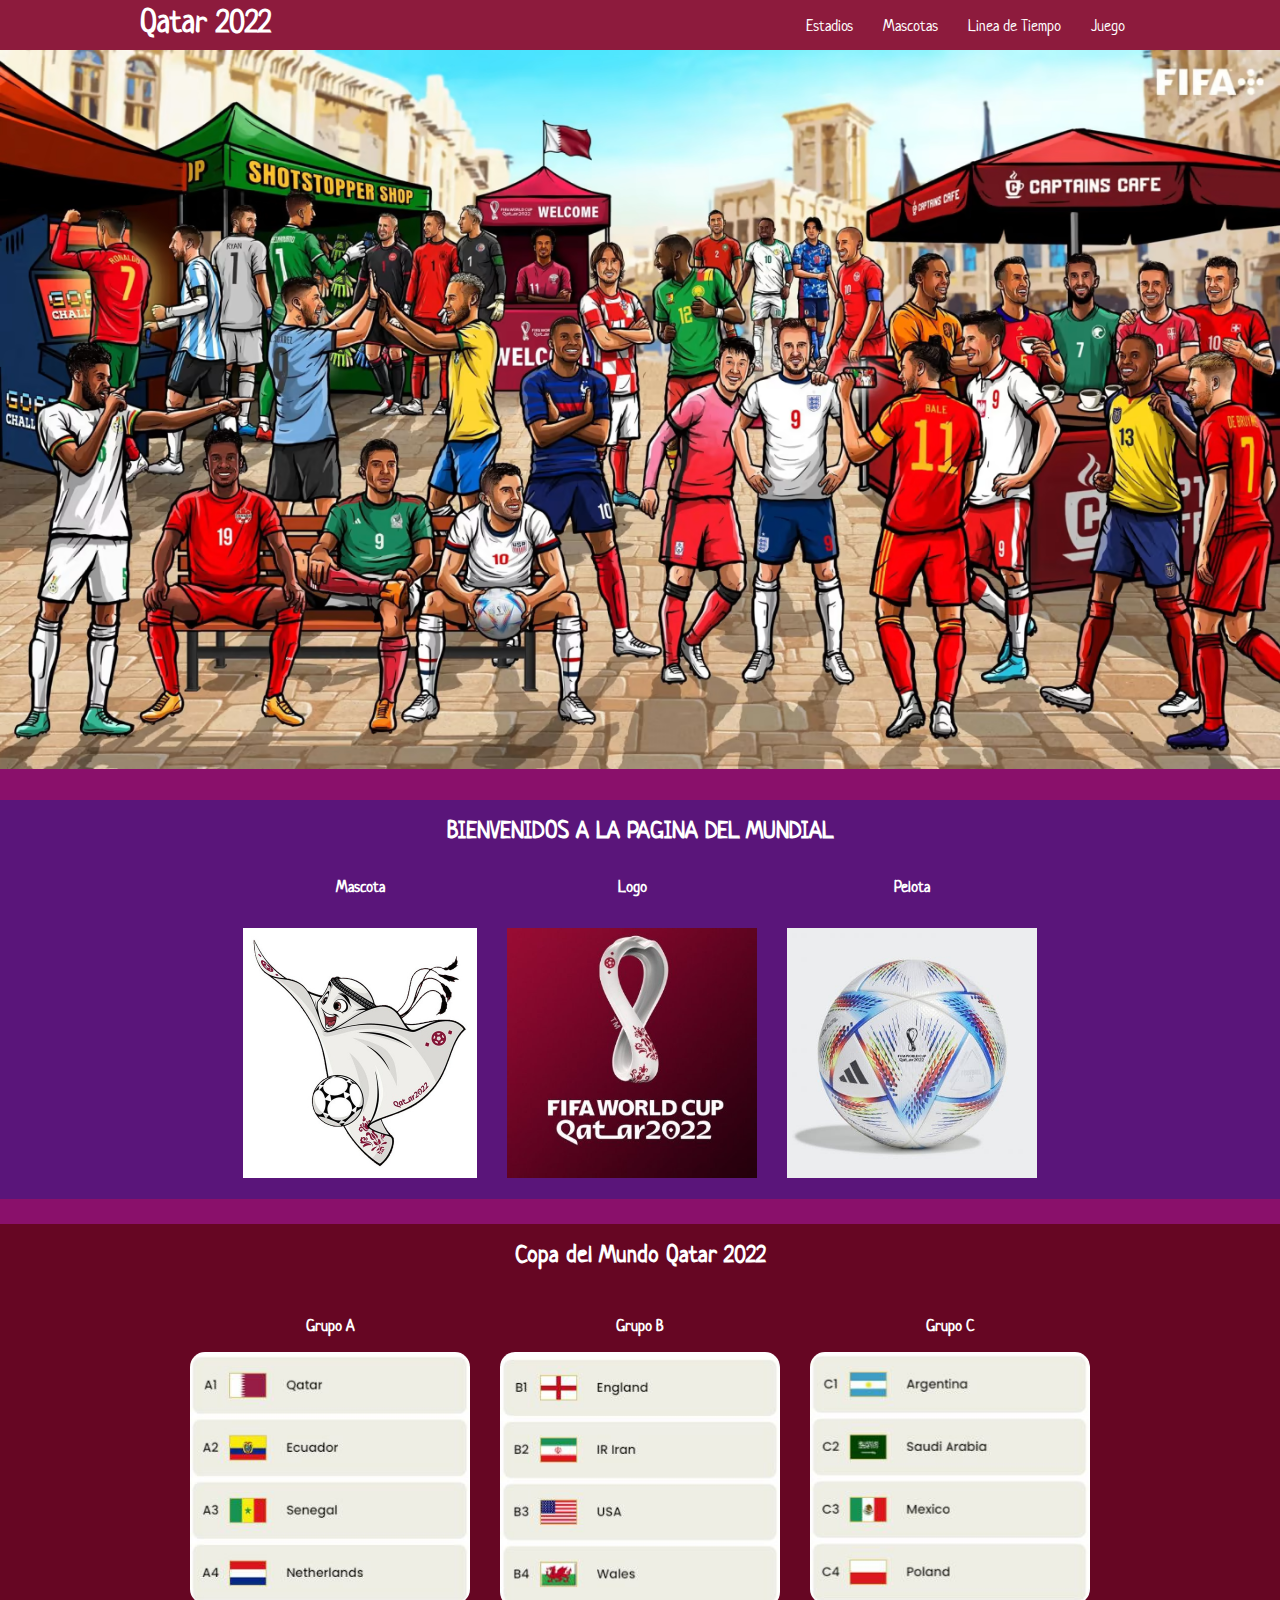
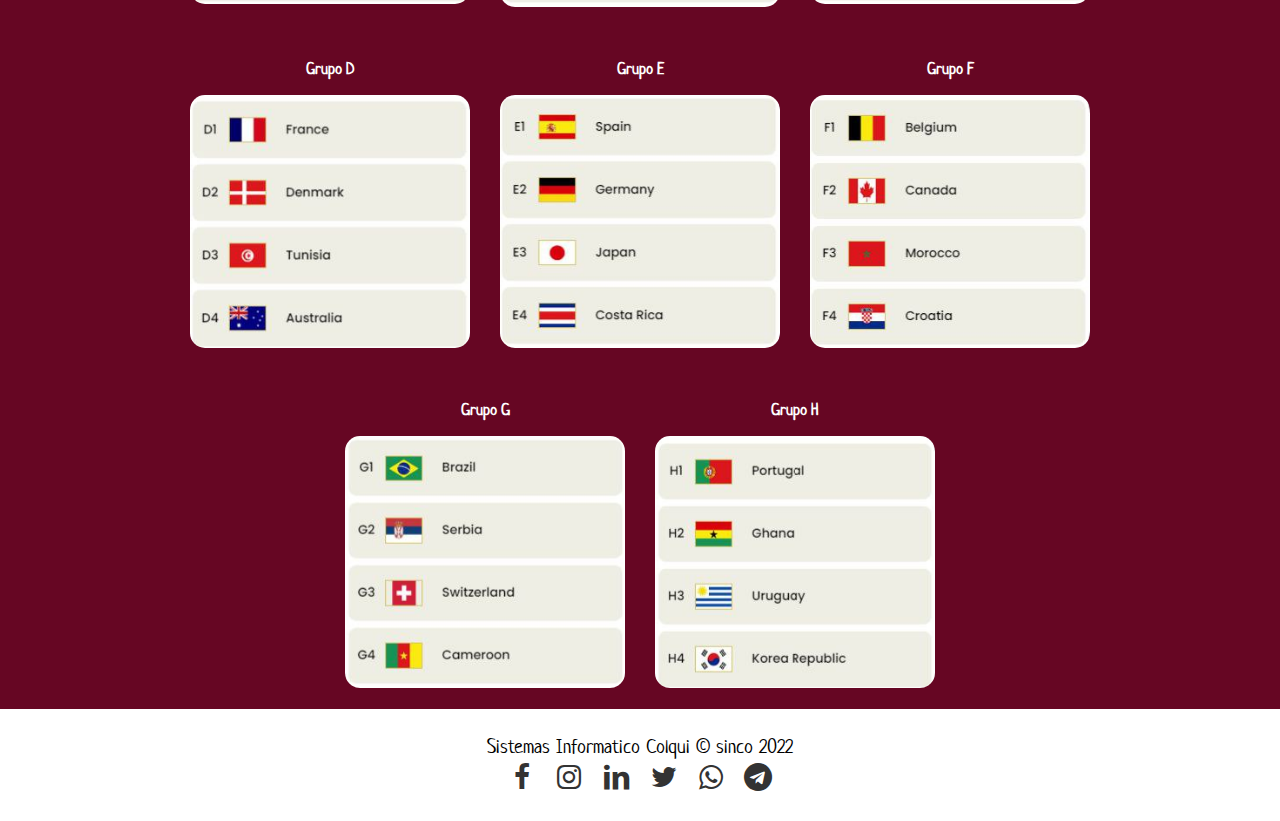
<file: index.html>
<!DOCTYPE html>
<html lang="en">
<head>
    <meta charset="UTF-8">
    <meta http-equiv="X-UA-Compatible" content="IE=edge">
    <meta name="viewport" content="width=device-width, initial-scale=1.0">
    <link rel="stylesheet" href="css/fontello.css">
    <link rel="stylesheet" href="css/estilo.css">
    <title>FIFA WORLD CUP</title>
</head>
<body>
    <header>
        <div class="contenedor">
            <h1 class="">Qatar 2022</h1>
            <input type="checkbox" id="menu-bar">
            <label class="icon-menu" for="menu-bar"></label>

            <nav class="menu">
                <a href="estadio.html">Estadios</a>
                <a href="mascota.html">Mascotas</a>
                <a href="tiempo.html">Linea de Tiempo</a>
                <a href="juego.html">Juego</a>
            </nav>
        </div>

    </header>

    <main>
        <section id="banner">
            <img src="img/Qatar-2022-s-32-teams-graphic.avif">
            <div class="contenedor">
            </div>
        </section>

        <section id="Bienvenidos">
            <h2>BIENVENIDOS A LA PAGINA DEL MUNDIAL</h2>
            

            <div class="contenedorr">
                <article>
                    <h4>Mascota</h4>
                    <img src="img/mascota.jpg" width="280px" height="280px">
                </article>
                <article>
                    <h4>Logo</h4>
                    <img src="img/logo.jpg" width="280px" height="280px">
                </article>
                <article>
                    <h4>Pelota</h4>
                    <img src="img/pelota.jpg" width="280px" height="280px" >
                </article>
            </div>

        </section>

        <section id="blog">
            <h2>Copa del Mundo Qatar 2022</h2>
            <div class="contenedor">
                <article>
                    <h4>Grupo A</h4>
                    <img src="img/Ga.jpg" >
                </article>
                <article>
                    <h4>Grupo B</h4>
                    <img src="img/Gb.jpg" >
                </article>
                <article>
                    <h4>Grupo C</h4>
                    <img src="img/Gc.jpg" >
                </article>
                <article>
                    <h4>Grupo D</h4>
                    <img src="img/Gd.jpg" >
                </article>
                <article>
                    <h4>Grupo E</h4>
                    <img src="img/Ge.jpg" >
                </article>
                <article>
                    <h4>Grupo F</h4>
                    <img src="img/Gf.jpg" >
                </article>
                <article>
                    <h4>Grupo G</h4>
                    <img src="img/Gg.jpg" >
                </article>
                <article>
                    <h4>Grupo H</h4>
                    <img src="img/Gh.jpg" >
                </article>
            </div>
        </section>

    </main>

    <footer>
        <div class="contenedor">
            <p class="copy"> Sistemas Informatico Colqui &copy; sinco 2022</p>
            <div class="sociales">
                <a class="icon-facebook" href="https://www.facebook.com/maxi.Linkinpark" target="_blank" ></a>
                <a class="icon-instagram" href="https://www.instagram.com/maxi_colqui/?hl=es-la" target="_blank"></a>
                <a class="icon-linkedin" href="https://www.linkedin.com/in/arturo-maximiliano-colqui-85374623a/" target="_blank"></a>
                <a class="icon-twitter" href="https://twitter.com/colqui_maxi" target="_blank"></a>
                <a class="icon-whatsapp" href="https://api.whatsapp.com/send/?phone=5493885136144&text=hola+como+estas.&type=phone_number&app_absent=0" target="_blank"></a>
                <a class="icon-telegram" href="https://t.me/MaxiColqui" target="_blank"></a>
            </div>
        </div>
    </footer>

</body>
</html>
</file>
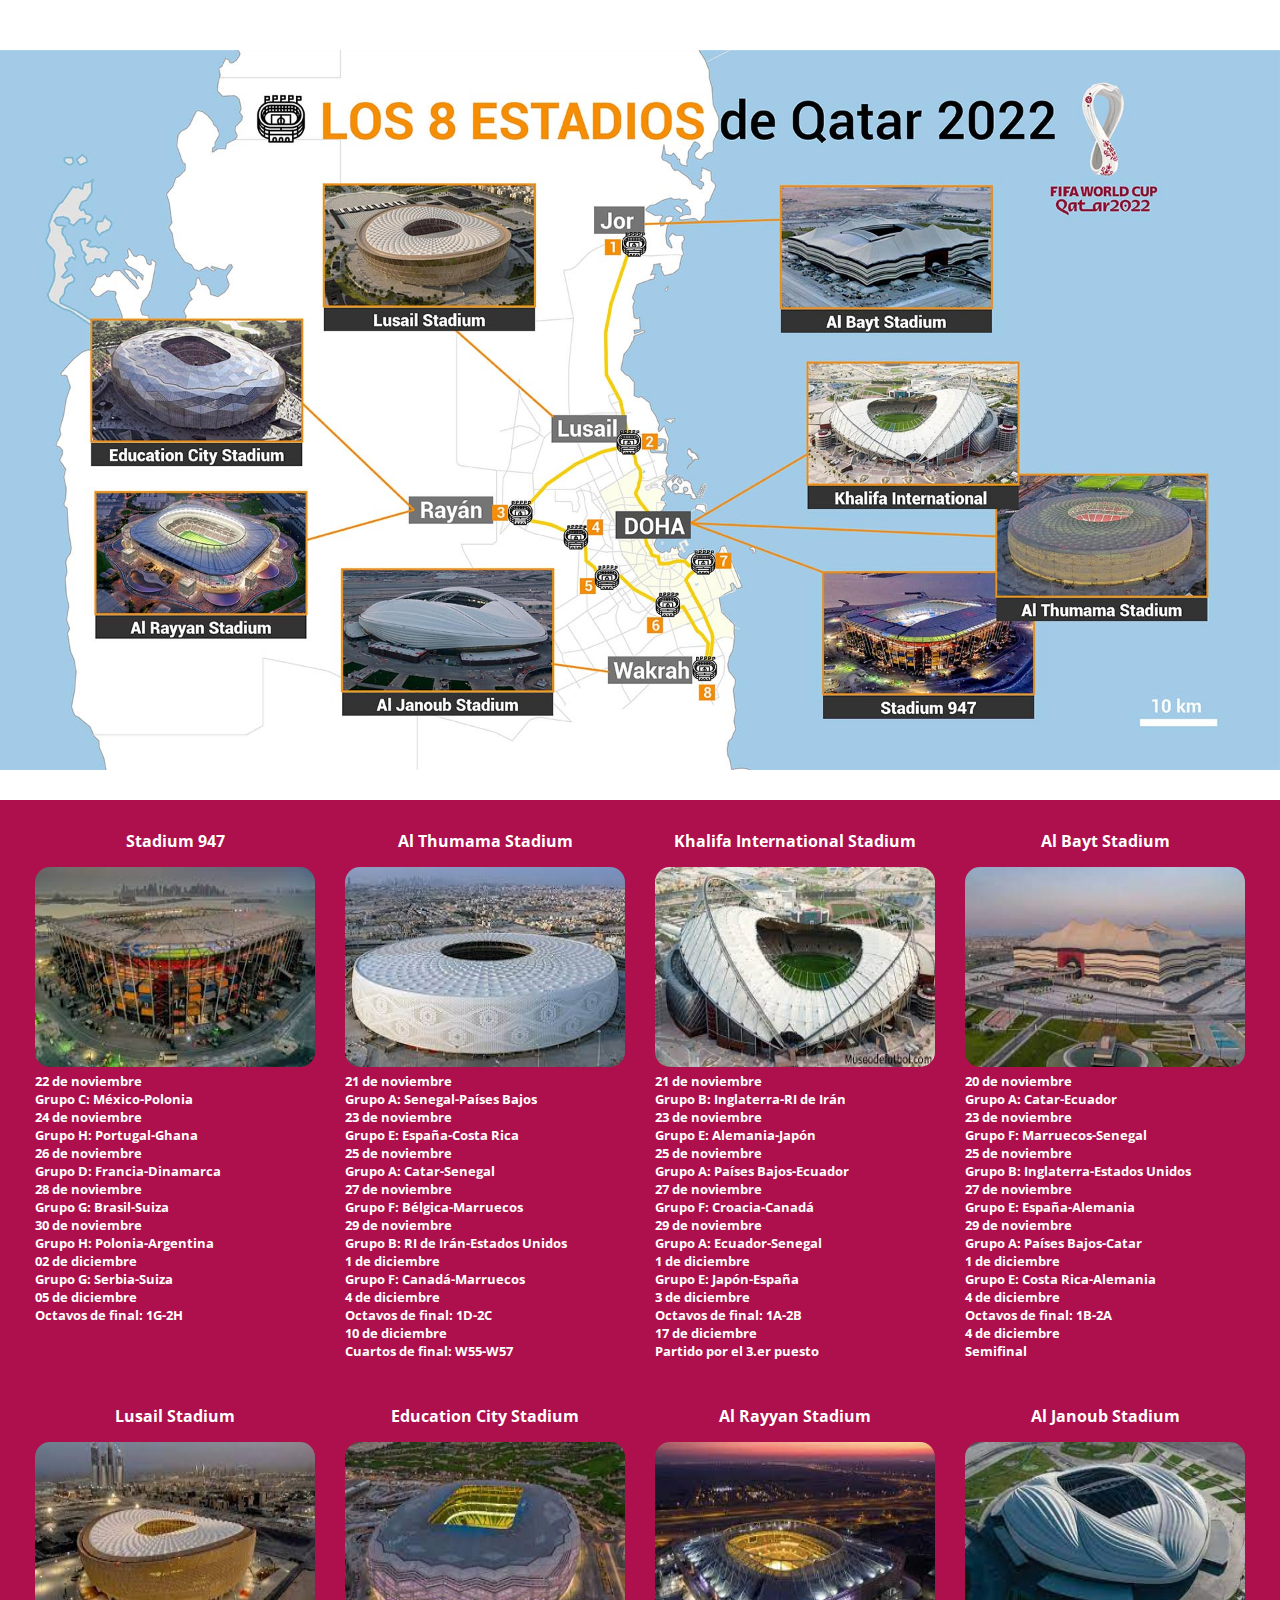
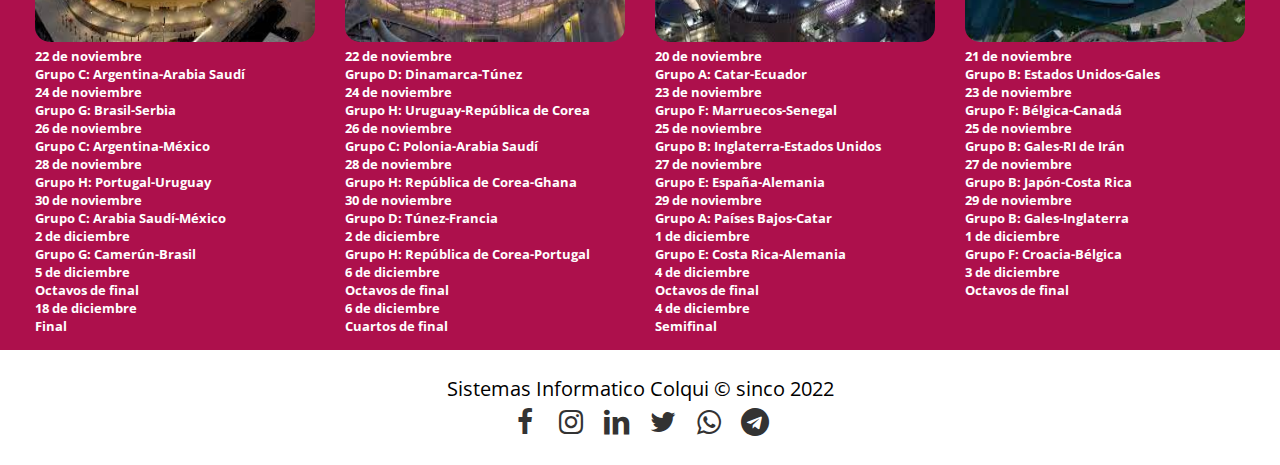
<file: estadio.html>
<!DOCTYPE html>
<html lang="en">
<head>
    <meta charset="UTF-8">
    <meta http-equiv="X-UA-Compatible" content="IE=edge">
    <meta name="viewport" content="width=device-width, initial-scale=1.0">
    <title>Estadios de la Copa del Mundo Qatar 2022</title>
    <link rel="stylesheet" href="css/fontello.css">
    <link rel="stylesheet" href="css/estadio.css">
</head>
<body>

    <main>
        <section id="banner">
            <img src="img/portada.jpg">
            
        </section>

        <section id="blog">
            <div class="contenedor">
                <article>
                    <h4>Stadium 947</h4>
                    <img class="edit" src="img/947.jpg" width="280px" height="200px">
                    <h5>22 de noviembre</h5>
                    <h5>Grupo C: México-Polonia</h5>
                    <h5>24 de noviembre</h5>
                    <h5>Grupo H: Portugal-Ghana</h5>
                    <h5>26 de noviembre</h5>
                    <h5>Grupo D: Francia-Dinamarca</h5>
                    <h5>28 de noviembre</h5>
                    <h5>Grupo G: Brasil-Suiza </h5>
                    <h5>30 de noviembre</h5>
                    <h5>Grupo H: Polonia-Argentina</h5>
                    <h5>02 de diciembre</h5>
                    <h5>Grupo G: Serbia-Suiza</h5>
                    <h5>05 de diciembre</h5>
                    <h5>Octavos de final: 1G-2H</h5>
                </article>
                <article>
                    <h4>Al Thumama Stadium </h4>
                    <img class="edit" src="img/al thumama.jpg" width="280px" height="200px">
                    <h5>21 de noviembre</h5>
                    <h5>Grupo A: Senegal-Países Bajos</h5>
                    <h5>23 de noviembre</h5>
                    <h5>Grupo E: España-Costa Rica</h5>
                    <h5>25 de noviembre</h5>
                    <h5>Grupo A: Catar-Senegal</h5>
                    <h5>27 de noviembre</h5>
                    <h5>Grupo F: Bélgica-Marruecos</h5>
                    <h5>29 de noviembre</h5>
                    <h5>Grupo B: RI de Irán-Estados Unidos</h5>
                    <h5>1 de diciembre</h5>
                    <h5>Grupo F: Canadá-Marruecos</h5>
                    <h5>4 de diciembre</h5>
                    <h5>Octavos de final: 1D-2C</h5>
                    <h5>10 de diciembre</h5>
                    <h5>Cuartos de final: W55-W57</h5>
                </article>
                <article>
                    <h4>Khalifa International Stadium</h4>
                    <img class="edit" src="img/khalyfa.jpg" width="280px" height="200px">
                    <h5>21 de noviembre</h5>
                    <h5>Grupo B: Inglaterra-RI de Irán</h5>
                    <h5>23 de noviembre</h5>
                    <h5>Grupo E: Alemania-Japón</h5>
                    <h5>25 de noviembre</h5>
                    <h5>Grupo A: Países Bajos-Ecuador</h5>
                    <h5>27 de noviembre</h5>
                    <h5>Grupo F: Croacia-Canadá</h5>
                    <h5>29 de noviembre</h5>
                    <h5>Grupo A: Ecuador-Senegal</h5>
                    <h5>1 de diciembre</h5>
                    <h5>Grupo E: Japón-España</h5>
                    <h5>3 de diciembre</h5>
                    <h5>Octavos de final: 1A-2B</h5>
                    <h5>17 de diciembre</h5>
                    <h5>Partido por el 3.er puesto</h5>
                </article>
                <article>
                    <h4>Al Bayt Stadium</h4>
                    <img class="edit" src="img/al bayt.jpg" width="280px" height="200px">
                    <h5>20 de noviembre</h5>
                    <h5>Grupo A: Catar-Ecuador</h5>
                    <h5>23 de noviembre</h5>
                    <h5>Grupo F: Marruecos-Senegal</h5>
                    <h5>25 de noviembre</h5>
                    <h5>Grupo B: Inglaterra-Estados Unidos</h5>
                    <h5>27 de noviembre</h5>
                    <h5>Grupo E: España-Alemania</h5>
                    <h5>29 de noviembre</h5>
                    <h5>Grupo A: Países Bajos-Catar</h5>
                    <h5>1 de diciembre</h5>
                    <h5>Grupo E: Costa Rica-Alemania</h5>
                    <h5>4 de diciembre</h5>
                    <h5>Octavos de final: 1B-2A</h5>
                    <h5>4 de diciembre</h5>
                    <h5>Semifinal</h5>
                </article>
                <article>
                    <h4>Lusail Stadium</h4>
                    <img class="edit" src="img/lusail.jpg" width="280px" height="200px">
                    <h5>22 de noviembre</h5>
                    <h5>Grupo C: Argentina-Arabia Saudí</h5>
                    <h5>24 de noviembre</h5>
                    <h5>Grupo G: Brasil-Serbia</h5>
                    <h5>26 de noviembre</h5>
                    <h5>Grupo C: Argentina-México</h5>
                    <h5>28 de noviembre</h5>
                    <h5>Grupo H: Portugal-Uruguay</h5>
                    <h5>30 de noviembre</h5>
                    <h5>Grupo C: Arabia Saudí-México</h5>
                    <h5>2 de diciembre</h5>
                    <h5>Grupo G: Camerún-Brasil</h5>
                    <h5>5 de diciembre</h5>
                    <h5>Octavos de final</h5>
                    <h5>18 de diciembre</h5>
                    <h5>Final</h5>
                </article>
                <article>
                    <h4>Education City Stadium</h4>
                    <img class="edit" src="img/city.jpg" width="280px" height="200px">
                    <h5>22 de noviembre</h5>
                    <h5>Grupo D: Dinamarca-Túnez</h5>
                    <h5>24 de noviembre</h5>
                    <h5>Grupo H: Uruguay-República de Corea</h5>
                    <h5>26 de noviembre</h5>
                    <h5>Grupo C: Polonia-Arabia Saudí</h5>
                    <h5>28 de noviembre</h5>
                    <h5>Grupo H: República de Corea-Ghana</h5>
                    <h5>30 de noviembre</h5>
                    <h5>Grupo D: Túnez-Francia</h5>
                    <h5>2 de diciembre</h5>
                    <h5>Grupo H: República de Corea-Portugal</h5>
                    <h5>6 de diciembre</h5>
                    <h5>Octavos de final</h5>
                    <h5>6 de diciembre</h5>
                    <h5>Cuartos de final</h5>
                </article>
                <article>
                    <h4>Al Rayyan Stadium</h4>
                    <img class="edit" src="img/rayyan.jpg" width="280px" height="200px">
                    <h5>20 de noviembre</h5>
                    <h5>Grupo A: Catar-Ecuador</h5>
                    <h5>23 de noviembre</h5>
                    <h5>Grupo F: Marruecos-Senegal</h5>
                    <h5>25 de noviembre</h5>
                    <h5>Grupo B: Inglaterra-Estados Unidos</h5>
                    <h5>27 de noviembre</h5>
                    <h5>Grupo E: España-Alemania</h5>
                    <h5>29 de noviembre</h5>
                    <h5>Grupo A: Países Bajos-Catar</h5>
                    <h5>1 de diciembre</h5>
                    <h5>Grupo E: Costa Rica-Alemania</h5>
                    <h5>4 de diciembre</h5>
                    <h5>Octavos de final</h5>
                    <h5>4 de diciembre</h5>
                    <h5>Semifinal</h5>
                </article>
                <article>
                    <h4>Al Janoub Stadium</h4>
                    <img class="edit" src="img/janoub.jpg" width="280px" height="200px">
                    <h5>21 de noviembre</h5>
                    <h5>Grupo B: Estados Unidos-Gales</h5>
                    <h5>23 de noviembre</h5>
                    <h5>Grupo F: Bélgica-Canadá</h5>
                    <h5>25 de noviembre</h5>
                    <h5>Grupo B: Gales-RI de Irán</h5>
                    <h5>27 de noviembre</h5>
                    <h5>Grupo B: Japón-Costa Rica</h5>
                    <h5>29 de noviembre</h5>
                    <h5>Grupo B: Gales-Inglaterra</h5>
                    <h5>1 de diciembre</h5>
                    <h5>Grupo F: Croacia-Bélgica</h5>
                    <h5>3 de diciembre</h5>
                    <h5>Octavos de final</h5>
                </article>
            </div>
        </section>
    </main>
    <footer>
        <div class="contenedor">
            <p class="copy"> Sistemas Informatico Colqui &copy; sinco 2022</p>
            <div class="sociales">
                <a class="icon-facebook" href="https://www.facebook.com/maxi.Linkinpark" target="_blank" ></a>
                <a class="icon-instagram" href="https://www.instagram.com/maxi_colqui/?hl=es-la" target="_blank"></a>
                <a class="icon-linkedin" href="https://www.linkedin.com/in/arturo-maximiliano-colqui-85374623a/" target="_blank"></a>
                <a class="icon-twitter" href="https://twitter.com/colqui_maxi" target="_blank"></a>
                <a class="icon-whatsapp" href="https://api.whatsapp.com/send/?phone=5493885136144&text=hola+como+estas.&type=phone_number&app_absent=0" target="_blank"></a>
                <a class="icon-telegram" href="https://t.me/MaxiColqui" target="_blank"></a>
            </div>
        </div>
    </footer>

</body>
</html>
</file>
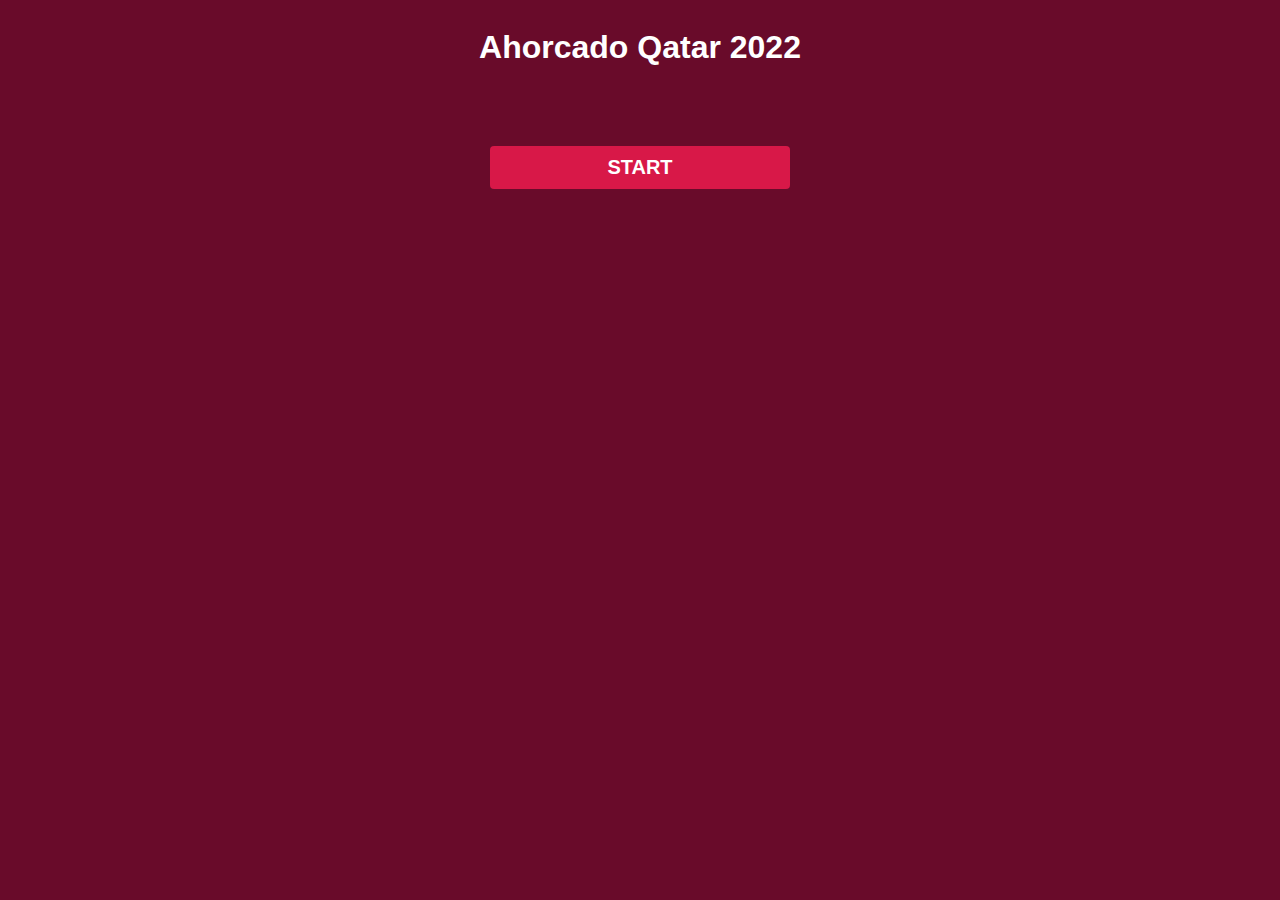
<file: juego.html>
<!DOCTYPE html>
<html lang="en">
<head>
    <meta charset="UTF-8">
    <meta http-equiv="X-UA-Compatible" content="IE=edge">
    <meta name="viewport" content="width=device-width, initial-scale=1.0">
    <title>Ahorcado</title>
    <link href="http://fonts.cdnfonts.com/css/sf-pixelate" rel="stylesheet">
    <link rel="stylesheet" href="css/styles.css" >
    <script type="text/javascript" src="js/palabras.js" defer></script>
    <script type="text/javascript" src="js/script.js" defer></script>
</head>
<body>
    
    <h1>Ahorcado Qatar 2022</h1>
    <div>
        <canvas id="canvas"></canvas>
        <div id="usedLetters"></div>
    </div>
    <div id="usedLetters"></div>
    <div id="wordContainer"></div>
    <button id="startButton">START</button>

</body>


</html>
</file>
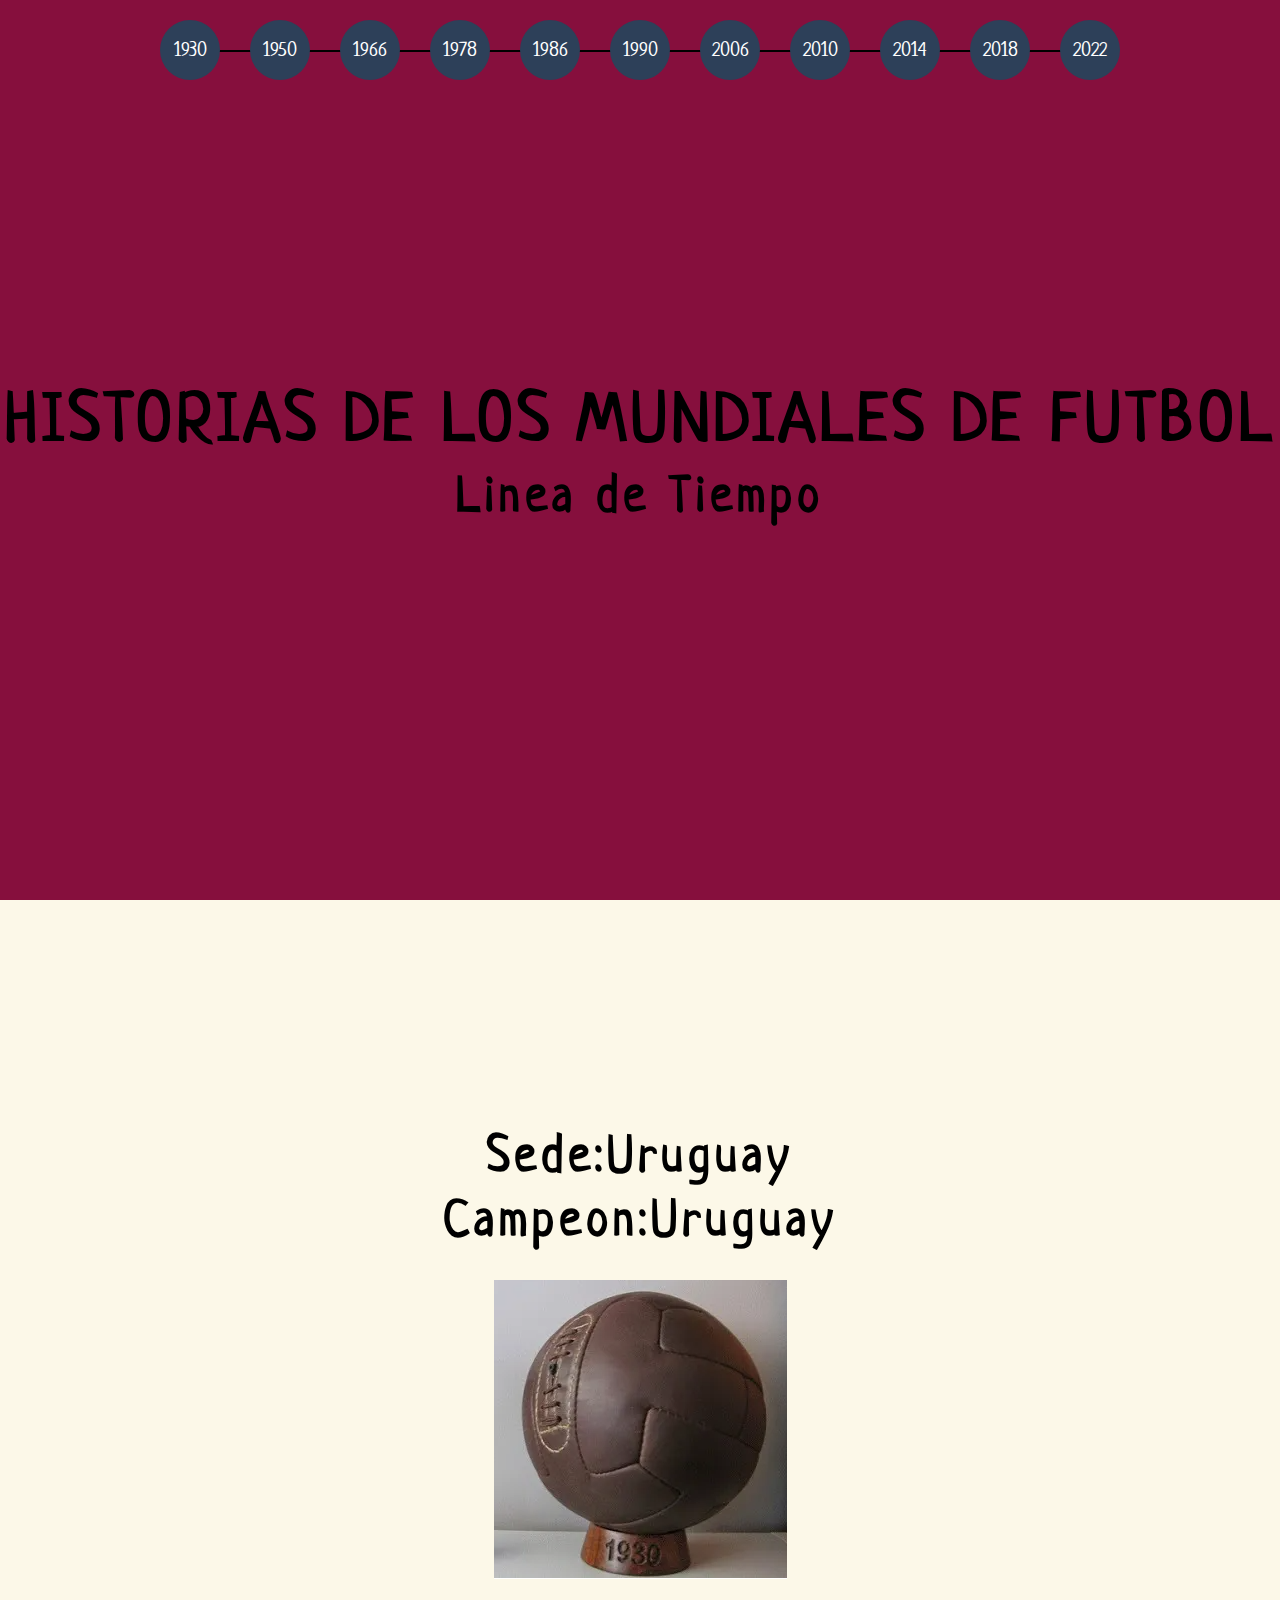
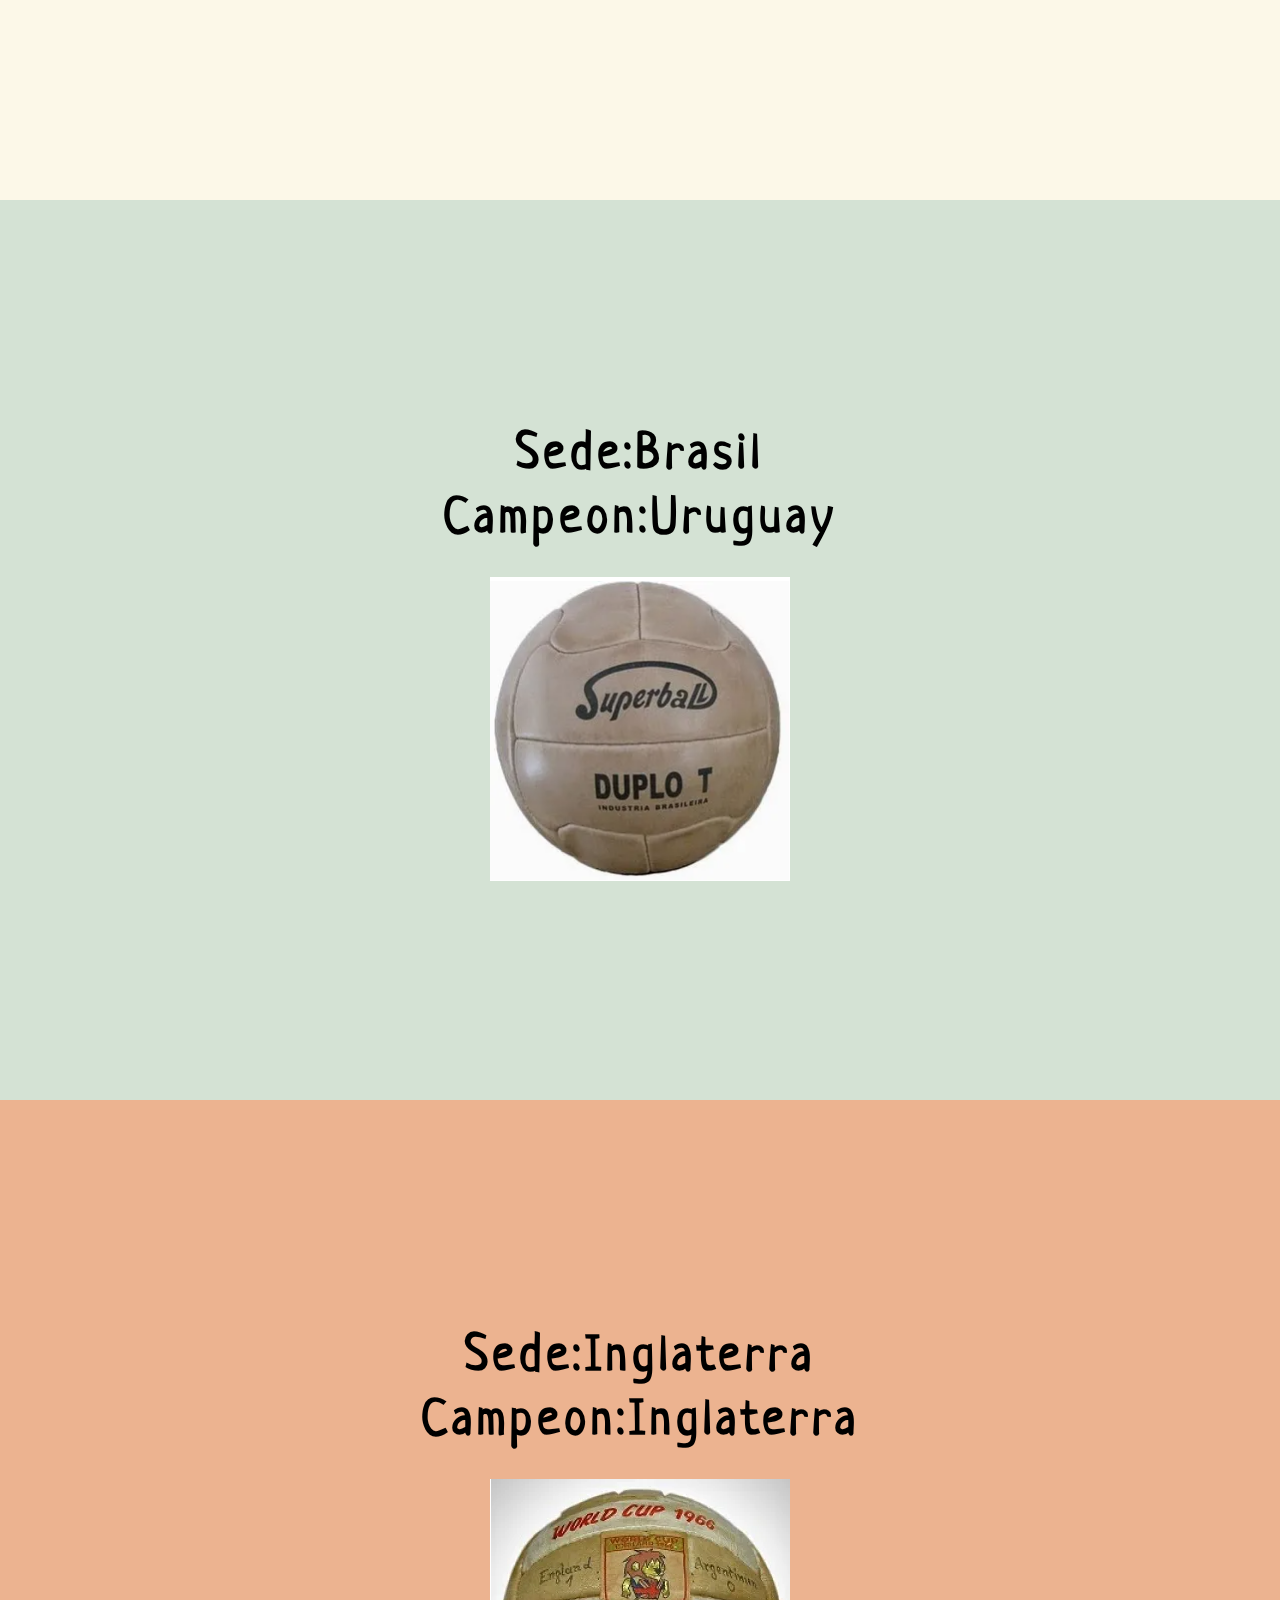
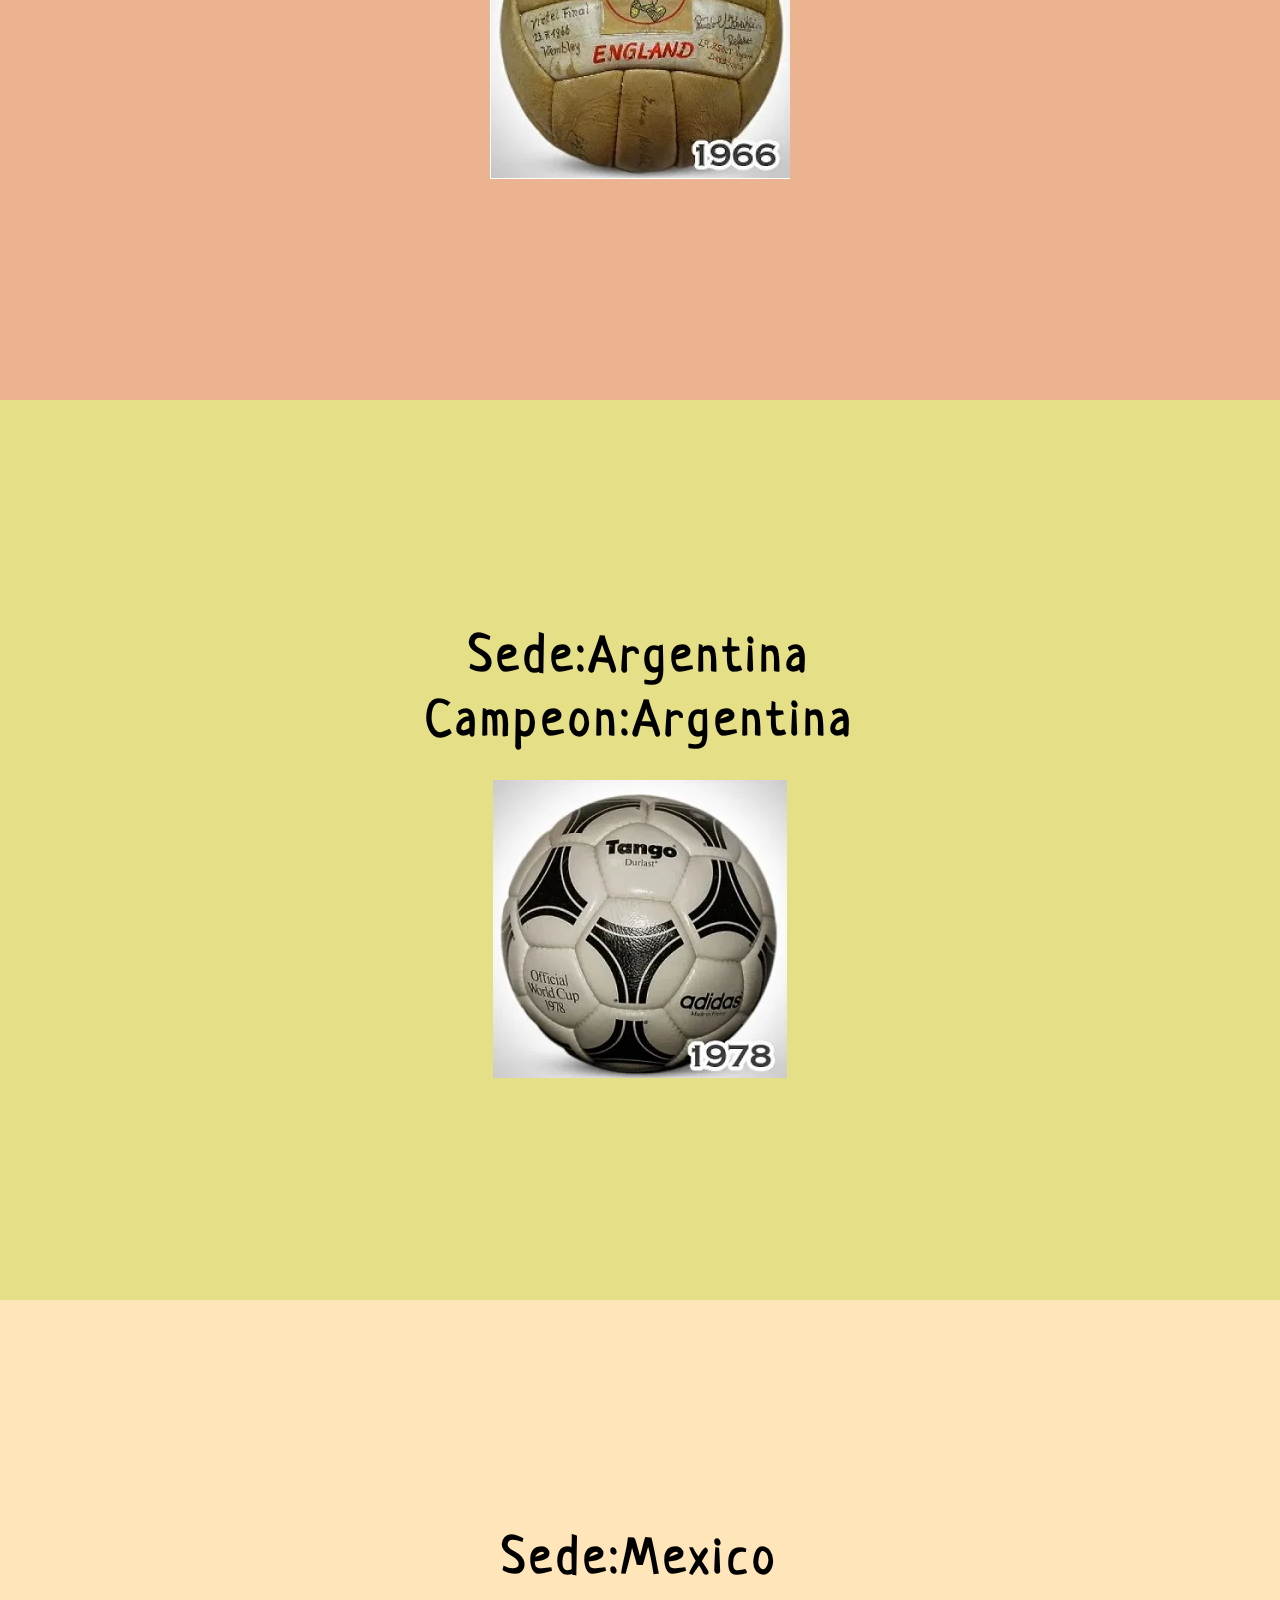
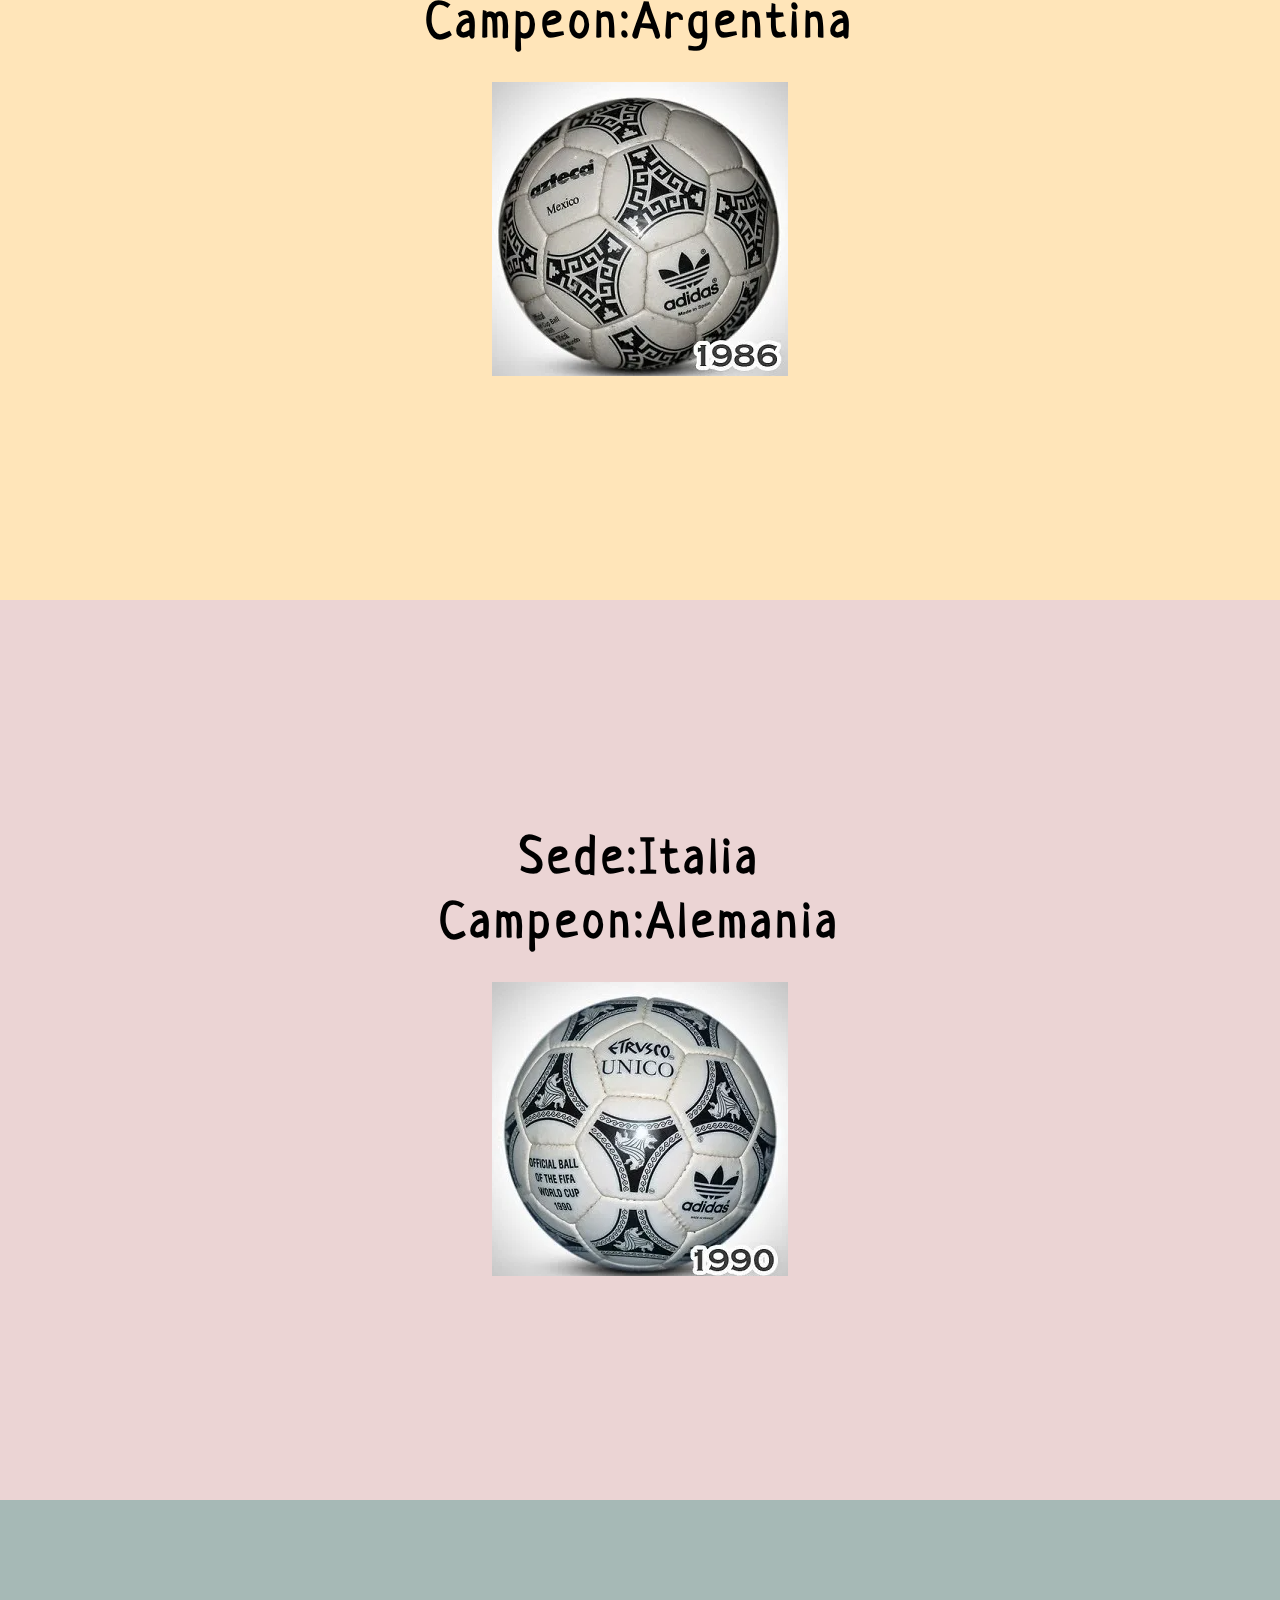
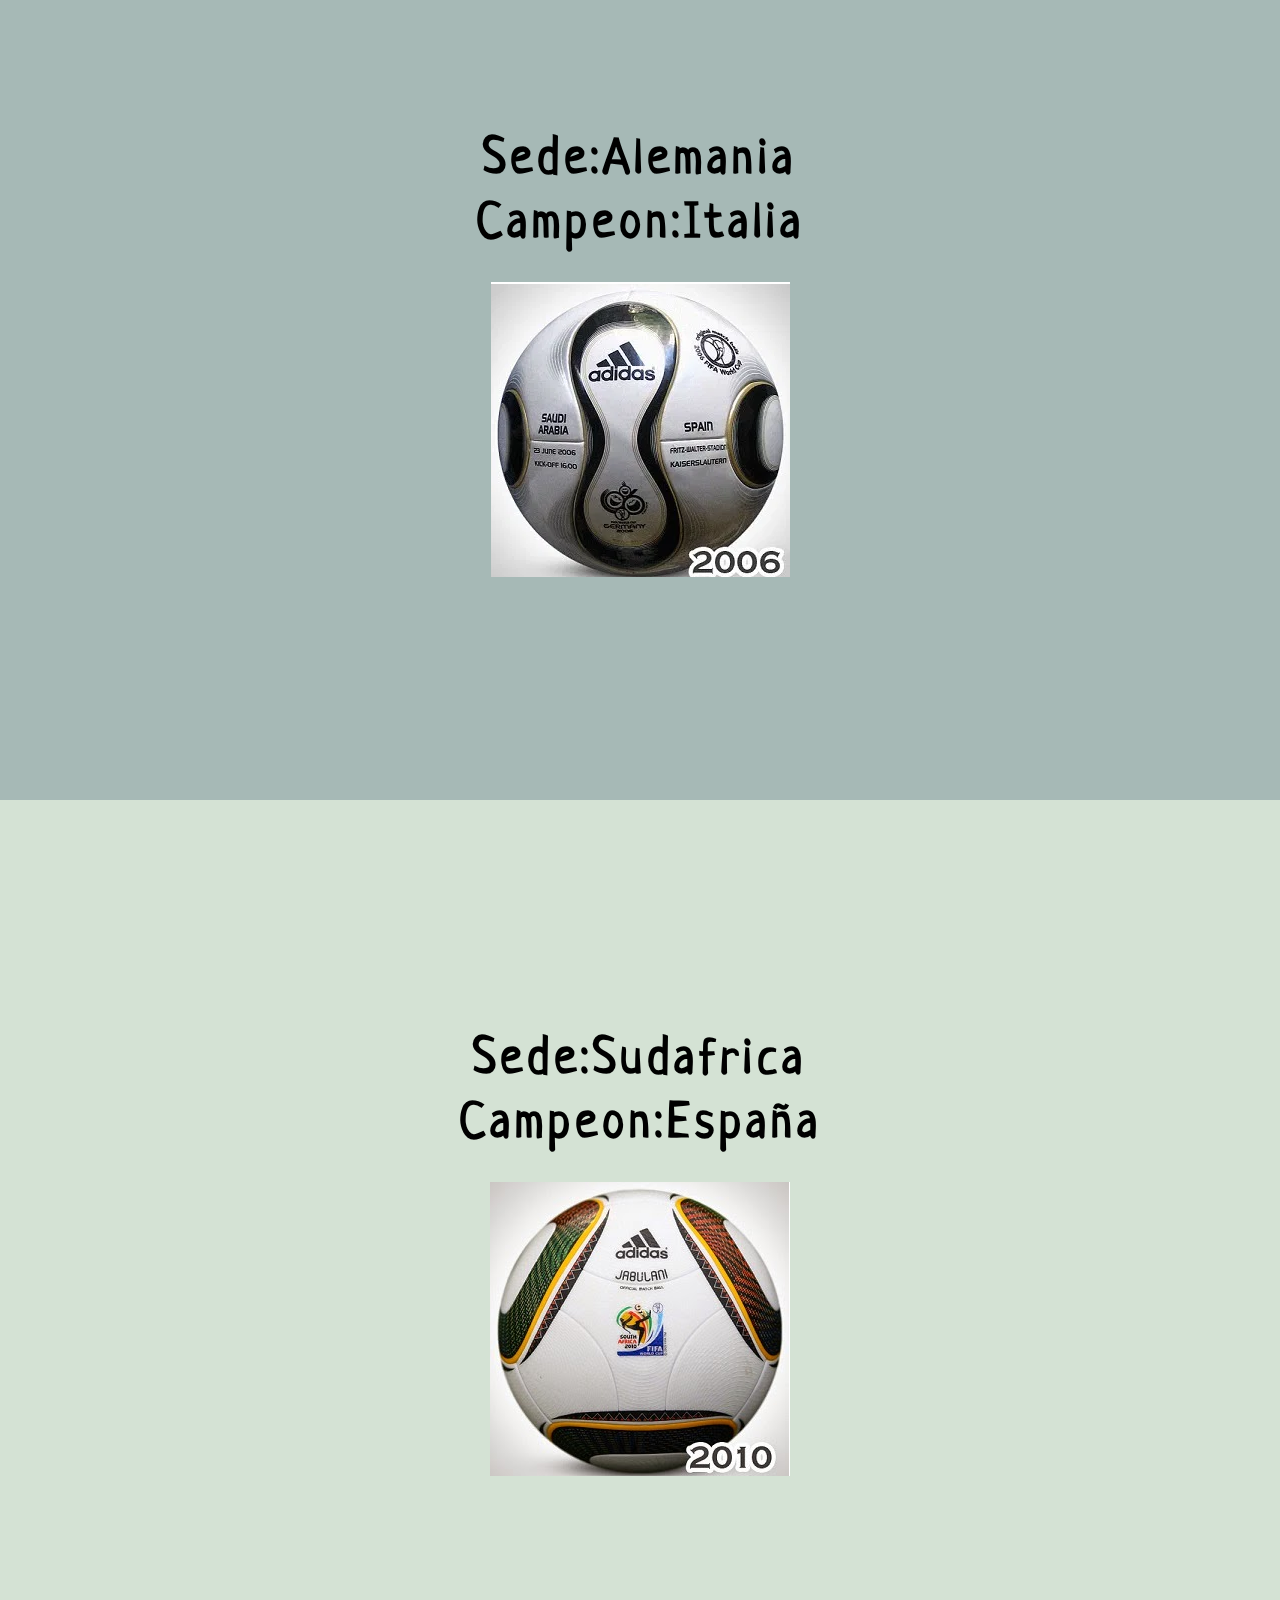
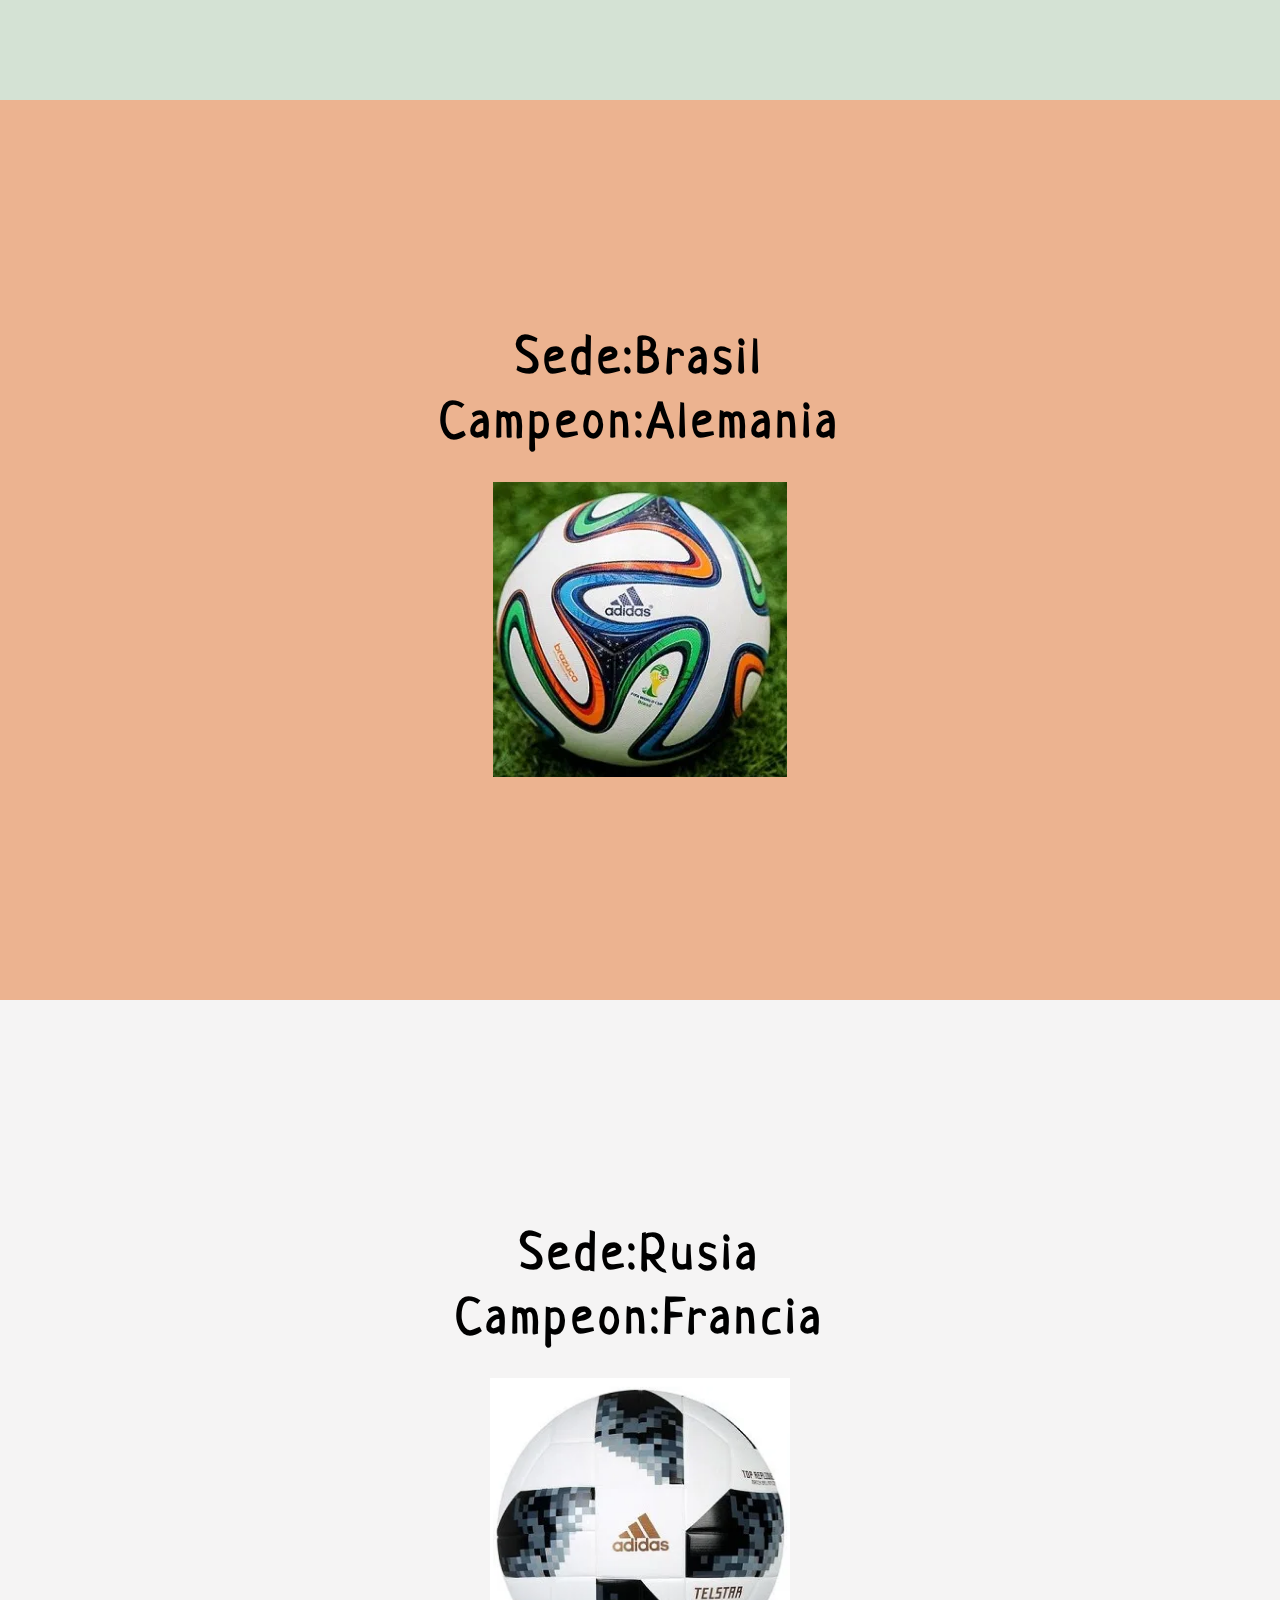
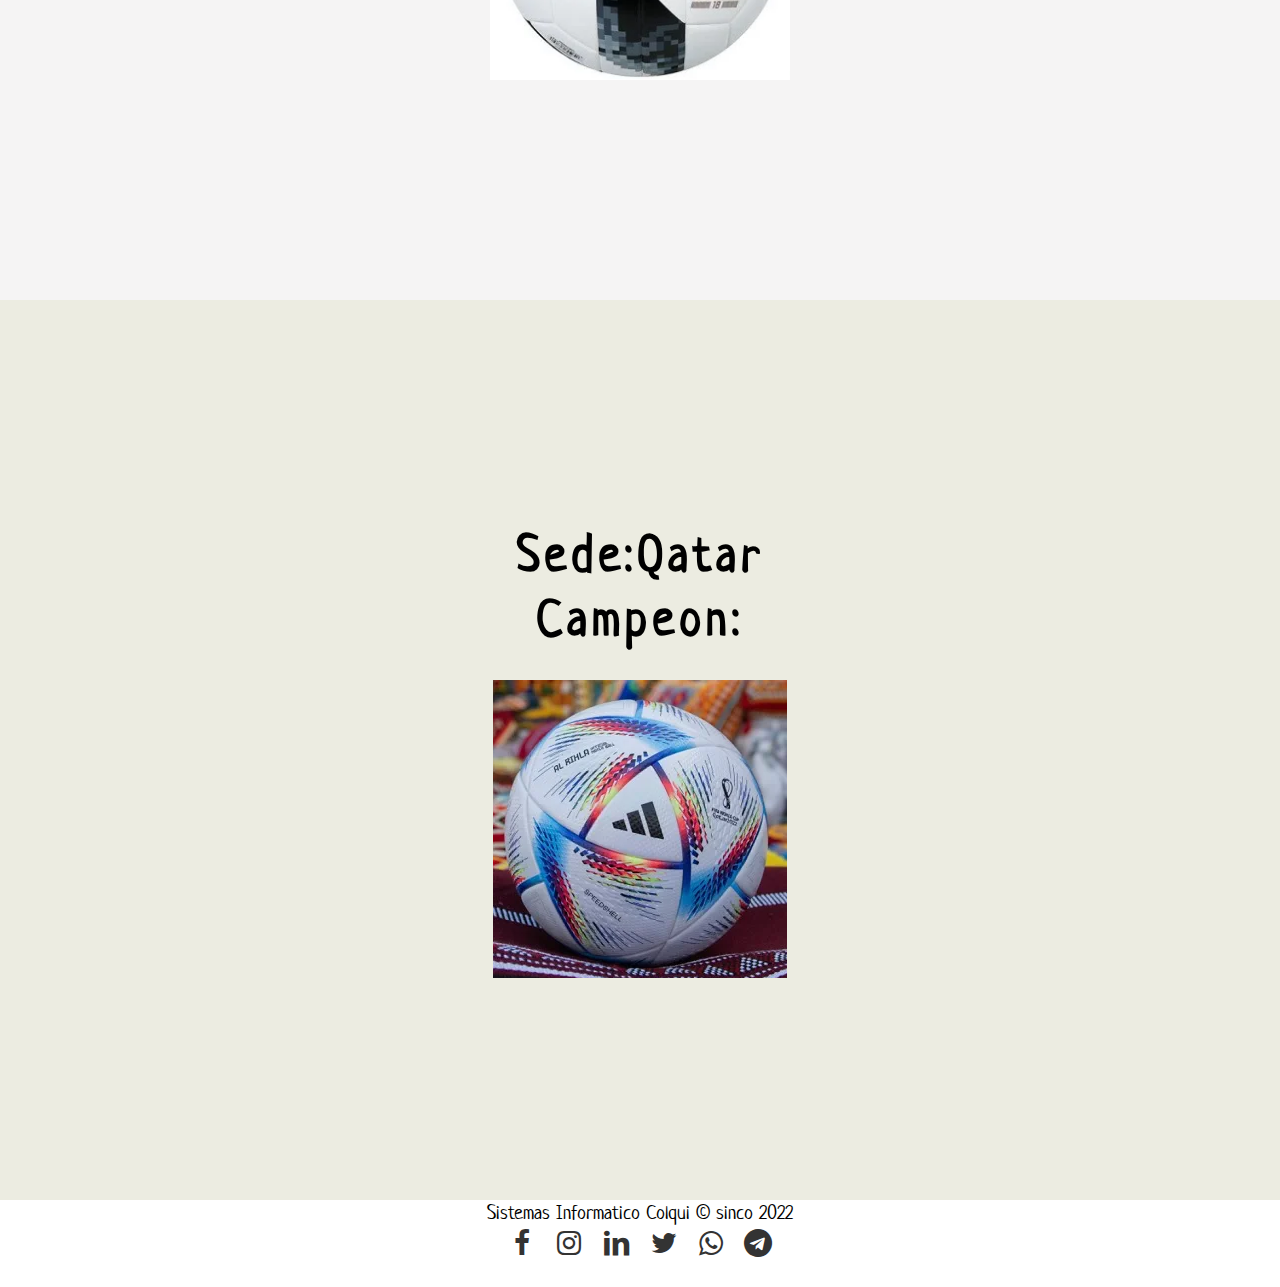
<file: tiempo.html>
<!DOCTYPE html>
<html lang="en">
<head>
    <meta charset="UTF-8">
    <meta http-equiv="X-UA-Compatible" content="IE=edge">
    <meta name="viewport" content="width=device-width, initial-scale=1.0">
    <title>Historia de los Mundiales</title>
    <link rel="stylesheet" href="css/stile.css">
    <link rel="stylesheet" href="css/fontello.css">
</head>
<body>
    <section id="inicio">
        <div class="contenedor-tiempo">
            <div class="linea"></div>
            <a href="#a1930" id="m1930" class="fecha">1930</a>
            <a href="#a1950" id="m1950" class="fecha">1950</a>
            <a href="#a1966" id="m1966" class="fecha">1966</a>
            <a href="#a1978" id="m1978" class="fecha">1978</a>
            <a href="#a1986" id="m1986" class="fecha">1986</a>
            <a href="#a1990" id="m1990" class="fecha">1990</a>
            <a href="#a2006" id="m2006" class="fecha">2006</a>
            <a href="#a2010" id="m2010" class="fecha">2010</a>
            <a href="#a2014" id="m2014" class="fecha">2014</a>
            <a href="#a2018" id="m2018" class="fecha">2018</a>
            <a href="#a2022" id="m2022" class="fecha">2022</a>
        </div>
        <h1>HISTORIAS DE LOS MUNDIALES DE FUTBOL</h1>
        <H2>Linea de Tiempo</H2>
    </section>
    <section class="a" id="a1930">
        <h2>Sede:Uruguay <br>Campeon:Uruguay</h2>
        <img src="img/1930.png" alt="">
    </section>

    <section class="a" id="a1950">
        <h2>Sede:Brasil <br>Campeon:Uruguay</h2>
        <img src="img/1950.png" alt="">
    </section>

    <section class="a" id="a1966">
        <h2>Sede:Inglaterra <br>Campeon:Inglaterra</h2>
        <img src="img/1966.png" alt="">
    </section>
    
    <section class="a" id="a1978">
        <h2>Sede:Argentina <br>Campeon:Argentina</h2>
        <img src="img/1978.png" alt="">
    </section>
    
    <section class="a" id="a1986">
        <h2>Sede:Mexico <br>Campeon:Argentina</h2>
        <img src="img/1986.png" alt="">
    </section>
    
    <section class="a" id="a1990">
        <h2>Sede:Italia <br>Campeon:Alemania</h2>
        <img src="img/1990.png" alt="">
    </section>
    
    <section class="a" id="a2006">
        <h2>Sede:Alemania <br>Campeon:Italia</h2>
        <img src="img/2006.png" alt="">
    </section>
    
    <section class="a" id="a2010">
        <h2>Sede:Sudafrica <br>Campeon:España</h2>
        <img src="img/2010.png" alt="">
    </section>
    
    <section class="a" id="a2014">
        <h2>Sede:Brasil <br>Campeon:Alemania</h2>
        <img src="img/2014.png" alt="">
    </section>
    
    <section class="a" id="a2018">
        <h2>Sede:Rusia <br>Campeon:Francia</h2>
        <img src="img/2018.png" alt="">
    </section>
    
    <section class="a" id="a2022" id="a2022">
        <h2>Sede:Qatar <br>Campeon: </h2>
        <img src="img/2022.png" alt="">
    </section>
    

    <footer>
        <div class="contenedor">
            <p class="copy"> Sistemas Informatico Colqui &copy; sinco 2022</p>
            <div class="sociales">
                <a class="icon-facebook" href="https://www.facebook.com/maxi.Linkinpark" target="_blank" ></a>
                <a class="icon-instagram" href="https://www.instagram.com/maxi_colqui/?hl=es-la" target="_blank"></a>
                <a class="icon-linkedin" href="https://www.linkedin.com/in/arturo-maximiliano-colqui-85374623a/" target="_blank"></a>
                <a class="icon-twitter" href="https://twitter.com/colqui_maxi" target="_blank"></a>
                <a class="icon-whatsapp" href="https://api.whatsapp.com/send/?phone=5493885136144&text=hola+como+estas.&type=phone_number&app_absent=0" target="_blank"></a>
                <a class="icon-telegram" href="https://t.me/MaxiColqui" target="_blank"></a>
            </div>
        </div>
    </footer>

</body>
</html>
</file>
<file: css/fontello.css>
@font-face {
  font-family: 'fontello';
  src: url('../font/fontello.eot?44289373');
  src: url('../font/fontello.eot?44289373#iefix') format('embedded-opentype'),
       url('../font/fontello.woff2?44289373') format('woff2'),
       url('../font/fontello.woff?44289373') format('woff'),
       url('../font/fontello.ttf?44289373') format('truetype'),
       url('../font/fontello.svg?44289373#fontello') format('svg');
  font-weight: normal;
  font-style: normal;
}
/* Chrome hack: SVG is rendered more smooth in Windozze. 100% magic, uncomment if you need it. */
/* Note, that will break hinting! In other OS-es font will be not as sharp as it could be */
/*
@media screen and (-webkit-min-device-pixel-ratio:0) {
  @font-face {
    font-family: 'fontello';
    src: url('../font/fontello.svg?44289373#fontello') format('svg');
  }
}
*/
[class^="icon-"]:before, [class*=" icon-"]:before {
  font-family: "fontello";
  font-style: normal;
  font-weight: normal;
  speak: never;

  display: inline-block;
  text-decoration: inherit;
  width: 1em;
  margin-right: .2em;
  text-align: center;
  /* opacity: .8; */

  /* For safety - reset parent styles, that can break glyph codes*/
  font-variant: normal;
  text-transform: none;

  /* fix buttons height, for twitter bootstrap */
  line-height: 1em;

  /* Animation center compensation - margins should be symmetric */
  /* remove if not needed */
  margin-left: .2em;

  /* you can be more comfortable with increased icons size */
  /* font-size: 120%; */

  /* Font smoothing. That was taken from TWBS */
  -webkit-font-smoothing: antialiased;
  -moz-osx-font-smoothing: grayscale;

  /* Uncomment for 3D effect */
  /* text-shadow: 1px 1px 1px rgba(127, 127, 127, 0.3); */
}

.icon-align-justify:before { content: '\e800'; } /* '' */
.icon-twitter:before { content: '\f099'; } /* '' */
.icon-facebook:before { content: '\f09a'; } /* '' */
.icon-menu:before { content: '\f0c9'; } /* '' */
.icon-instagram:before { content: '\f16d'; } /* '' */
.icon-whatsapp:before { content: '\f232'; } /* '' */
.icon-telegram:before { content: '\f2c6'; } /* '' */
.icon-linkedin:before { content: '\f318'; } /* '' */
</file>
<file: css/estilo.css>
@import url('https://fonts.googleapis.com/css2?family=Neucha&display=swap');
@import url(menu.css);
@import url(blog.css);

*{
    margin: 0;
    padding: 0;
    box-sizing: border-box;
    font-family: 'Neucha';

}
body{
    font-family:'Open Sans', sans-serif;

}
header{
    width: 100%;
    height: 50px;
    background:#8D1B3D;
    color: #fff;
    position: fixed;
    top: 0;
    left: 0;
    z-index: 100;
}

main{
    background-color: #8a106b;
}

.contenedor{
    width: 98%;
    margin: auto;

}

h1{
    float: left;
}

header .contenedor{
    display: table;
}

section{
    width: 100%;
    margin-bottom: 25px;
}

#banner{
    margin-top: 50px;
    position: relative;
}

#banner img{
    width: 100%;
    height: 100%;
}

#banner .contenedor{
    position: absolute;
    top: 85%;
    left: 50%;
    transform: translateX(-50%) translateY(-50%);
    color: rgb(12, 41, 134);
    padding: 10px;

}

#banner h1{
    font-size: 28px;

}

#Bienvenidos{
    text-align: center;
}

footer .contenedor{
    display: flex;
    flex-wrap: wrap;
    justify-content: center;
    padding-bottom: 25px;
    
}

.copy{
    font-size: 20px;
}

.sociales{
    width: 100%;
    text-align: center;
    font-size: 28px;
}

.sociales a{
    color: #333;
    text-decoration: none;
}

@media(min-width:1024px){
    .contenedor{
        width: 1000px;
    }
}
</file>
<file: css/estadio.css>
@import url('https://fonts.googleapis.com/css2?family=Open+Sans&display=swap');

*{
    margin: 0;
    padding: 0;
    box-sizing: border-box;
    

}
body{
    font-family:'Open Sans', sans-serif;

}

section{
    width: 100%;
    margin-bottom: 25px;
}

#banner{
    margin-top: 50px;
    position: relative;
}

#banner img{
    width: 100%;
    height: 100%;
}

#banner .contenedor{
    position: absolute;
    top: 85%;
    left: 50%;
    transform: translateX(-50%) translateY(-50%);
    color: rgb(12, 41, 134);
    padding: 10px;

}

#banner h1{
    font-size: 28px;

}
#blog{
    background-color: #ad104c;
}

#blog h2,h4{
    text-align: center;
    color: #fff;
    padding: 15px;
}

#blog .contenedor{
    display: flex;
    justify-content: center;
    flex-wrap: wrap;
}

#blog article{
    margin: 15px;
}

#blog img{
    width: 100%;
    max-width: 280px;
    border-radius: 15px;
}

.edit:hover{
    transform: scale(1.1);
    transition: 0.5s;
}

footer .contenedor{
    display: flex;
    flex-wrap: wrap;
    justify-content: center;
    padding-bottom: 25px;
    
}

.copy{
    font-size: 20px;
}

.sociales{
    width: 100%;
    text-align: center;
    font-size: 28px;
}

.sociales a{
    color: #333;
    text-decoration: none;
}

h5{
    color: #fff;
}
</file>
<file: css/styles.css>
.hidden {
    color: transparent;
}

body {
    background-color: #690b2a;
    color: #fff;
    font-family: 'SF Pixelate', sans-serif;
    display: flex;
    flex-direction: column;
    justify-content: center;
    align-items: center;
}

#wordContainer {
    margin-top: 20px;
}

.letter {
    margin: 0 7px;
    position: relative;
    text-align: center;
}

.letter::after{
    content: ' ';
    display: block;
    position: absolute;
    left: 0;
    width: 100%;
    height: 1px;
    background-color: #fff;
    min-width: 12px;
}

#startButton {
    margin-top: 20px;
    appearance: none;
    font-family: 'SF Pixelate', sans-serif;
    border: none;
    width: 300px;
    padding: 10px;
    background: #d81848;
    color: #fff;
    font-weight: 600;
    font-size: 20px;
    border-radius: 4px;
    cursor: pointer;
}
</file>
<file: css/stile.css>
@import url('https://fonts.googleapis.com/css2?family=Neucha&display=swap');

*{
    margin: 0;
    padding: 0;
    box-sizing: border-box;
    font-family: 'Neucha';
}
html{
    scroll-behavior: smooth;
}
section{
    height: 100vh;
    display: flex;
    flex-direction: column;
    justify-content: center;
    align-items: center;
}
#inicio{
    background-color: #860f3d;
}

#a1930{
    background-color: #fcf8e8;
}

#a1950{
    background-color: #d4e2d4;
}

#a1966{
    background-color: #ecb390;
}

#a1978{
    background-color: #e5df88;
}

#a1986{
    background-color: #ffe5b9;
}

#a1990{
    background-color: #ebd4d4;
}

#a2006{
    background-color: #a6b9b6;
}

#a2010{
    background-color: #d4e2d4;
}

#a2014{
    background-color: #ecb390;
}

#a2018{
    background-color: #f5f4f4;
}

#a2022{
    background-color: #ecece1;
}




#inicio h1{
    font-size: 68px;
    letter-spacing: 5px;
}
section h2{
    font-size: 50px;
    letter-spacing: 5px;
    text-align: center;
}
section img{
    margin-top: 30px;
    max-width: 300px;
}
.contenedor-tiempo{
    position: fixed;
    top: 20px;
    left: 50%;
    transform: translateX(-50%);
    display: flex;
    justify-content: center;
}
.contenedor-tiempo .linea{
    width: 900px;
    position: absolute;
    top: 30px;
    height: 2px;
    background-color: black;
    z-index: -2px;
}
.fecha{
    display: inline-block;
    font-size: 20px;
    width: 60px;
    height: 60px;
    border-radius: 50%;
    background-color: #2d4059;
    text-decoration: none;
    color: white;
    margin: 0 15px;
    display: flex;
    align-items: center;
    justify-content: center;
    transform: scale(1);
    transition: background-color, transform .5s linear;
}
footer .contenedor{
    display: flex;
    flex-wrap: wrap;
    justify-content: center;
    padding-bottom: 25px;
    
}

.copy{
    font-size: 20px;
}

.sociales{
    width: 100%;
    text-align: center;
    font-size: 28px;
}

.sociales a{
    color: #333;
    text-decoration: none;
}
</file>
